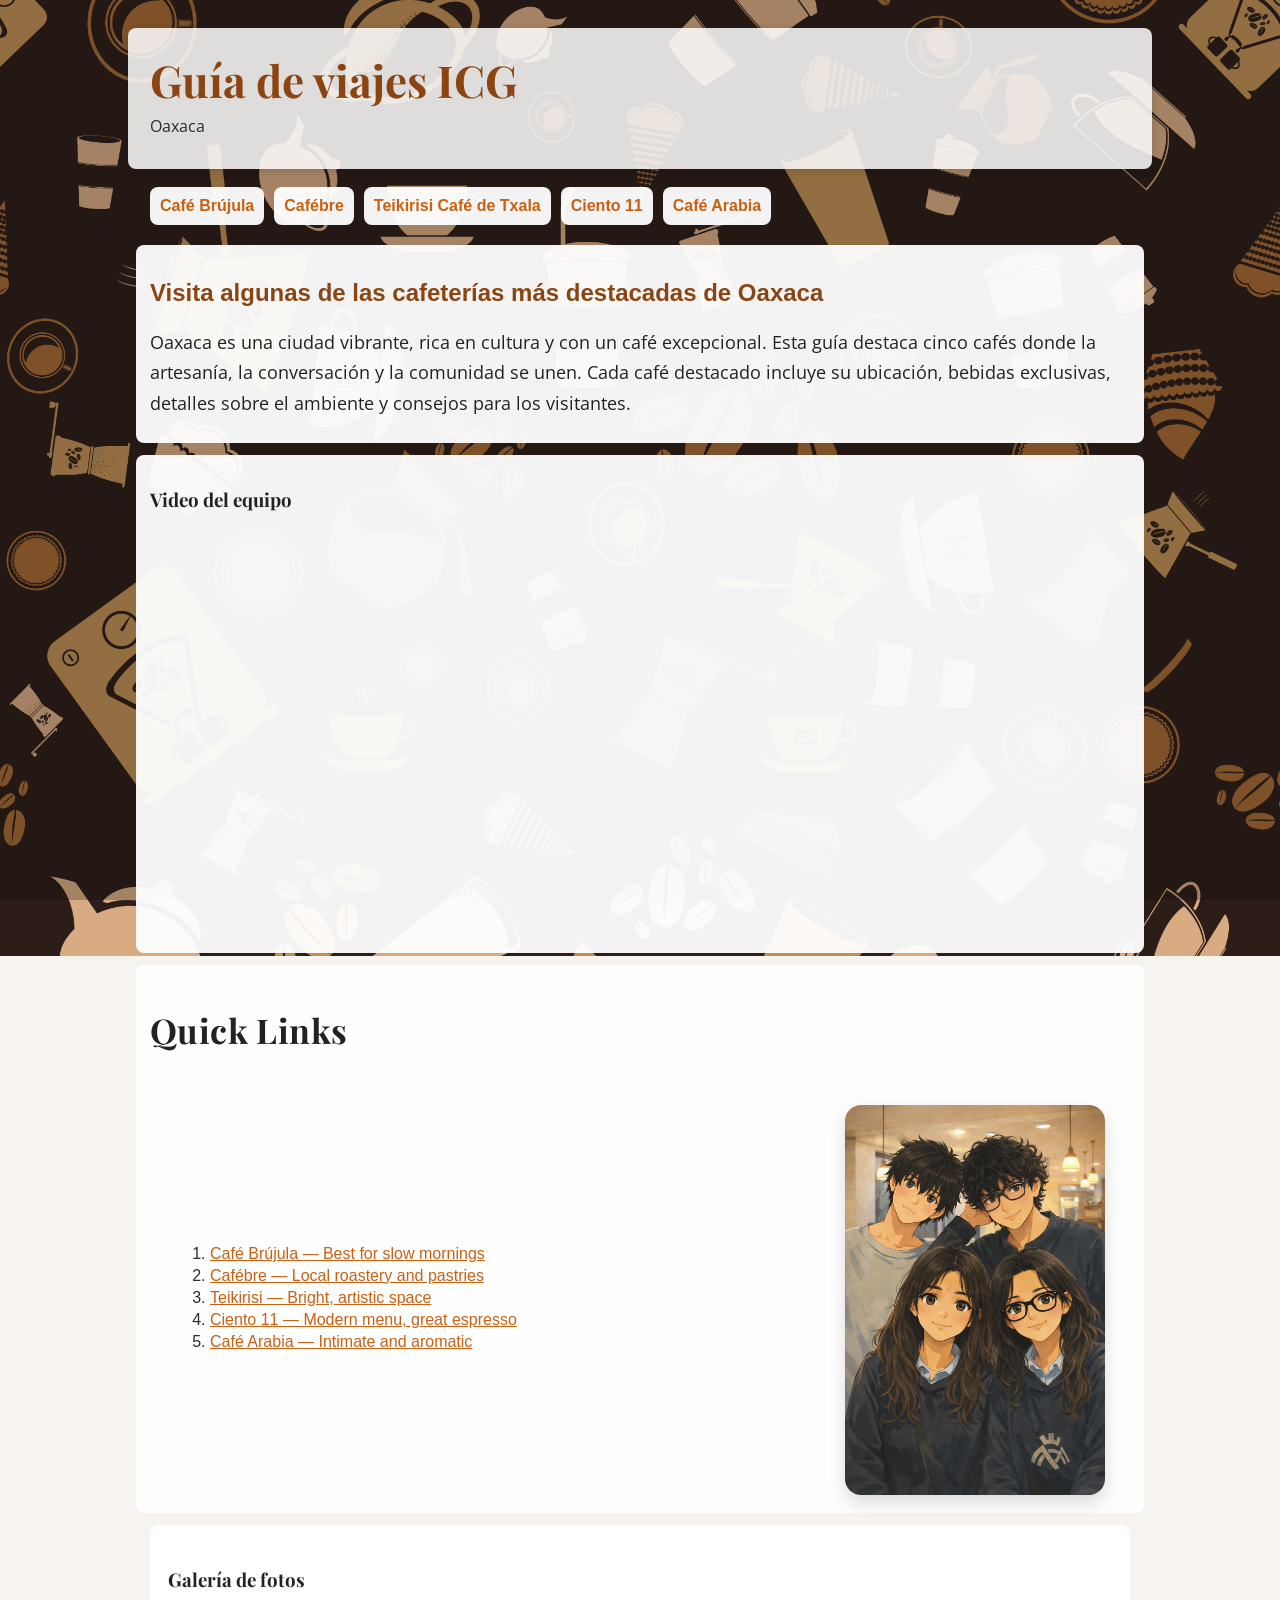
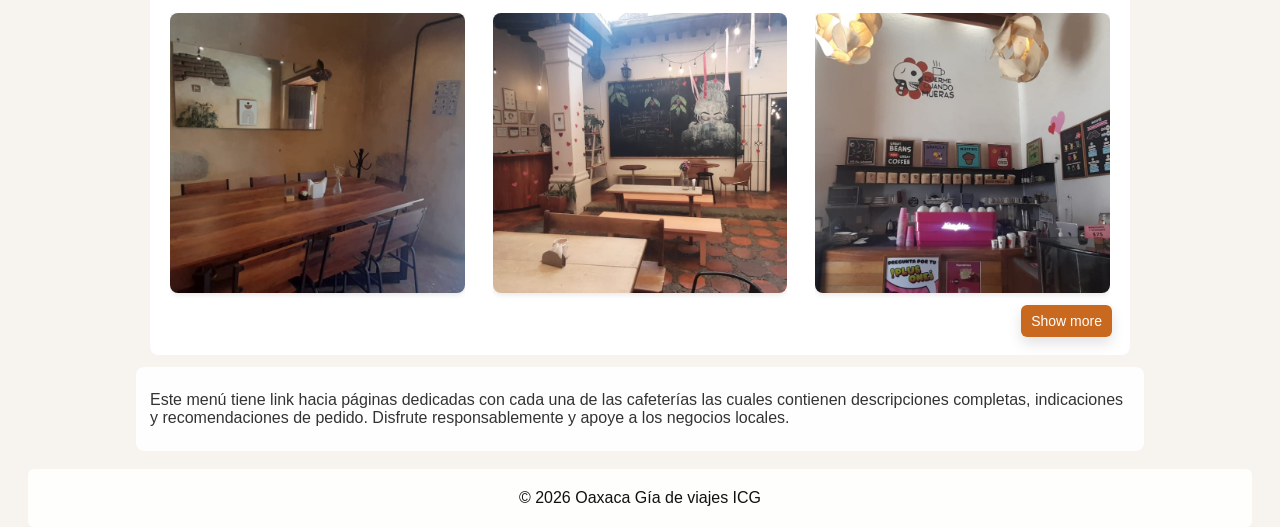
<file: index.html>
<!DOCTYPE html>
<html lang="en">
<head>
  <meta charset="utf-8">
  <meta name="viewport" content="width=device-width, initial-scale=1">
  <title>ICG — Menu</title>
  <link href="https://fonts.googleapis.com/css2?family=Playfair+Display:wght@600;700&family=Open+Sans:wght@300;400;600&display=swap" rel="stylesheet">
  <link rel="stylesheet" href="styles.css">
</head>
<body class="menu-page">
  <header class="site-header">
    <h1 class="site-title animate-title" data-animate-title>Guía de viajes ICG</h1>
    <p class="site-sub">Oaxaca</p>
  </header>

  <nav class="main-nav">
    <ul class="nav-list">
      <li class="nav-item"><a class="nav-link" href="cafe-brujula.html">Café Brújula</a></li>
      <li class="nav-item"><a class="nav-link" href="cafebre.html">Cafébre</a></li>
      <li class="nav-item"><a class="nav-link" href="teikirisi.html">Teikirisi Café de Txala</a></li>
      <li class="nav-item"><a class="nav-link" href="ciento11.html">Ciento 11</a></li>
      <li class="nav-item"><a class="nav-link" href="cafe-arabia.html">Café Arabia</a></li>
    </ul>
  </nav>

  <main class="menu-main">
    <section class="intro card">
      <h2 class="section-title">Visita algunas de las cafeterías más destacadas de Oaxaca</h2>
      <p class="lead-paragraph">
Oaxaca es una ciudad vibrante, rica en cultura y con un café excepcional. Esta guía destaca cinco cafés donde la artesanía, la conversación y la comunidad se unen. Cada café destacado incluye su ubicación, bebidas exclusivas, detalles sobre el ambiente y consejos para los visitantes.</p>
    </section>

    <section class="video-card card">
      <h3 class="small-title">Video del equipo</h3>
      <p></p>
      <div class="youtube-container">
        <iframe class="youtube-video" width="100%" height="400" src="https://www.youtube.com/embed/XJzNXD0JEe0" frameborder="0" allow="accelerometer; autoplay; clipboard-write; encrypted-media; gyroscope; picture-in-picture; web-share" allowfullscreen></iframe>
      </div>
    </section>

    <section class="highlights card">
      <h3 class="small-title">Quick Links</h3>
      <div class="quick-grid">
        <ol class="quick-list">
          <li class="quick-item"><a class="quick-link" href="cafe-brujula.html">Café Brújula — Best for slow mornings</a></li>
          <li class="quick-item"><a class="quick-link" href="cafebre.html">Cafébre — Local roastery and pastries</a></li>
          <li class="quick-item"><a class="quick-link" href="teikirisi.html">Teikirisi — Bright, artistic space</a></li>
          <li class="quick-item"><a class="quick-link" href="ciento11.html">Ciento 11 — Modern menu, great espresso</a></li>
          <li class="quick-item"><a class="quick-link" href="cafe-arabia.html">Café Arabia — Intimate and aromatic</a></li>
        </ol>
        <div class="quick-media">
          <img src="Equipo.png" alt="Imagen de café" />
        </div>
      </div>
    </section>

      <section class="gallery card">
      <h3 class="small-title">Galería de fotos</h3>
      <div class="thumbs">
        <figure class="thumb"><img class="thumb-img" src="Ciento 3.jpeg" alt="Coffee cup"><figcaption class="figcap"></figcaption></figure>
        <figure class="thumb"><img class="thumb-img" src="Cafebre 7.jpeg" alt="Pastries"><figcaption class="figcap"></figcaption></figure>
        <figure class="thumb"><img class="thumb-img" src="Brujula 4.jpeg" alt="Interior"><figcaption class="figcap"></figcaption></figure>

        
        <figure class="thumb hidden"><img class="thumb-img" src="Arabia 3.jpeg" alt="Cozy corner"><figcaption class="figcap"></figcaption></figure>
        <figure class="thumb hidden"><img class="thumb-img" src="Brujula 5.jpeg" alt="Street cafe"><figcaption class="figcap"></figcaption></figure>
        <figure class="thumb hidden"><img class="thumb-img" src="Cafebre 9.jpeg" alt="Beans close-up"><figcaption class="figcap"></figcaption></figure>
          <figure class="thumb hidden"><img class="thumb-img" src="Caf 1.jpeg" alt="Table setting"><figcaption class="figcap"></figcaption></figure>
          <figure class="thumb hidden"><img class="thumb-img" src="Caf 2.jpeg" alt="Exterior"><figcaption class="figcap"></figcaption></figure>
          <figure class="thumb hidden"><img class="thumb-img" src="Antojo 1.jpeg" alt="Barista at work"><figcaption class="figcap"></figcaption></figure>
          <figure class="thumb hidden"><img class="thumb-img" src="Antojo 2.jpeg" alt="Latte art close-up"><figcaption class="figcap"></figcaption></figure>
          <figure class="thumb hidden"><img class="thumb-img" src="Antojo 3.jpeg" alt="Window seat"><figcaption class="figcap"></figcaption></figure>
          <figure class="thumb hidden"><img class="thumb-img" src="Cafebre 4.jpeg" alt="Coffee beans"><figcaption class="figcap"></figcaption></figure>
          <figure class="thumb hidden"><img class="thumb-img" src="Cafebre 5.jpeg" alt="Coffee beans"><figcaption class="figcap"></figcaption></figure>
          <figure class="thumb hidden"><img class="thumb-img" src="Cafebre 6.jpeg" alt="Coffee beans"><figcaption class="figcap"></figcaption></figure>
          <figure class="thumb hidden"><img class="thumb-img" src="Cafebre 8.jpeg" alt="Coffee beans"><figcaption class="figcap"></figcaption></figure>
          <figure class="thumb hidden"><img class="thumb-img" src="Brujula 8.jpeg" alt="Coffee beans"><figcaption class="figcap"></figcaption></figure>
          <figure class="thumb hidden"><img class="thumb-img" src="1.jpeg" alt="Coffee beans"><figcaption class="figcap"></figcaption></figure>
          <figure class="thumb hidden"><img class="thumb-img" src="2.jpeg" alt="Coffee beans"><figcaption class="figcap"></figcaption></figure>
          <figure class="thumb hidden"><img class="thumb-img" src="3.jpeg" alt="Coffee beans"><figcaption class="figcap"></figcaption></figure>
          <figure class="thumb hidden"><img class="thumb-img" src="4.jpeg" alt="Coffee beans"><figcaption class="figcap"></figcaption></figure>
          <figure class="thumb hidden"><img class="thumb-img" src="5.jpeg" alt="Coffee beans"><figcaption class="figcap"></figcaption></figure> 
          <figure class="thumb hidden"><img class="thumb-img" src="6.jpeg" alt="Coffee beans"><figcaption class="figcap"></figcaption></figure>
          <figure class="thumb hidden"><img class="thumb-img" src="7.jpeg" alt="Coffee beans"><figcaption class="figcap"></figcaption></figure>
          <figure class="thumb hidden"><img class="thumb-img" src="8.jpeg" alt="Coffee beans"><figcaption class="figcap"></figcaption></figure>
          <figure class="thumb hidden"><img class="thumb-img" src="9.jpeg" alt="Coffee beans"><figcaption class="figcap"></figcaption></figure>
          <figure class="thumb hidden"><img class="thumb-img" src="10.jpeg" alt="Coffee beans"><figcaption class="figcap"></figcaption></figure>  
          <figure class="thumb hidden"><img class="thumb-img" src="11.jpeg" alt="Coffee beans"><figcaption class="figcap"></figcaption></figure>
          <figure class="thumb hidden"><img class="thumb-img" src="12.jpeg" alt="Coffee beans"><figcaption class="figcap"></figcaption></figure> 
          <figure class="thumb hidden"><img class="thumb-img" src="13.jpeg" alt="Coffee beans"><figcaption class="figcap"></figcaption></figure>  
          <figure class="thumb hidden"><img class="thumb-img" src="14.jpeg" alt="Coffee beans"><figcaption class="figcap"></figcaption></figure>
          <figure class="thumb hidden"><img class="thumb-img" src="15.jpeg" alt="Coffee beans"><figcaption class="figcap"></figcaption></figure>
          <figure class="thumb hidden"><img class="thumb-img" src="16.jpeg" alt="Coffee beans"><figcaption class="figcap"></figcaption></figure>
          <figure class="thumb hidden"><img class="thumb-img" src="17.jpeg" alt="Coffee beans"><figcaption class="figcap"></figcaption></figure>
          <figure class="thumb hidden"><img class="thumb-img" src="18.jpeg" alt="Coffee beans"><figcaption class="figcap"></figcaption></figure>
          <figure class="thumb hidden"><img class="thumb-img" src="19.jpeg" alt="Coffee beans"><figcaption class="figcap"></figcaption></figure>
          <figure class="thumb hidden"><img class="thumb-img" src="20.jpeg" alt="Coffee beans"><figcaption class="figcap"></figcaption></figure>
          <figure class="thumb hidden"><img class="thumb-img" src="21.jpeg" alt="Coffee beans"><figcaption class="figcap"></figcaption></figure>
          <figure class="thumb hidden"><img class="thumb-img" src="22.jpeg" alt="Coffee beans"><figcaption class="figcap"></figcaption></figure>
          <figure class="thumb hidden"><img class="thumb-img" src="23.jpeg" alt="Coffee beans"><figcaption class="figcap"></figcaption></figure>
          <figure class="thumb hidden"><img class="thumb-img" src="24.jpeg" alt="Coffee beans"><figcaption class="figcap"></figcaption></figure>
          <figure class="thumb hidden"><img class="thumb-img" src="25.jpeg" alt="Coffee beans"><figcaption class="figcap"></figcaption></figure>
          <figure class="thumb hidden"><img class="thumb-img" src="26.jpeg" alt="Coffee beans"><figcaption class="figcap"></figcaption></figure>
          <figure class="thumb hidden"><img class="thumb-img" src="27.jpeg" alt="Coffee beans"><figcaption class="figcap"></figcaption></figure>
          <figure class="thumb hidden"><img class="thumb-img" src="28.jpeg" alt="Coffee beans"><figcaption class="figcap"></figcaption></figure>
          <figure class="thumb hidden"><img class="thumb-img" src="29.jpeg" alt="Coffee beans"><figcaption class="figcap"></figcaption></figure>
          <figure class="thumb hidden"><img class="thumb-img" src="30.jpeg" alt="Coffee beans"><figcaption class="figcap"></figcaption></figure>
          <figure class="thumb hidden"><img class="thumb-img" src="31.jpeg" alt="Coffee beans"><figcaption class="figcap"></figcaption></figure>
          <figure class="thumb hidden"><img class="thumb-img" src="32.jpeg" alt="Coffee beans"><figcaption class="figcap"></figcaption></figure>
          <figure class="thumb hidden"><img class="thumb-img" src="33.jpeg" alt="Coffee beans"><figcaption class="figcap"></figcaption></figure>
          <figure class="thumb hidden"><img class="thumb-img" src="34.jpeg" alt="Coffee beans"><figcaption class="figcap"></figcaption></figure>
          <figure class="thumb hidden"><img class="thumb-img" src="35.jpeg" alt="Coffee beans"><figcaption class="figcap"></figcaption></figure>
          <figure class="thumb hidden"><img class="thumb-img" src="36.jpeg" alt="Coffee beans"><figcaption class="figcap"></figcaption></figure>
          <figure class="thumb hidden"><img class="thumb-img" src="37.jpeg" alt="Coffee beans"><figcaption class="figcap"></figcaption></figure>
          <figure class="thumb hidden"><img class="thumb-img" src="38.jpeg" alt="Coffee beans"><figcaption class="figcap"></figcaption></figure>
          <figure class="thumb hidden"><img class="thumb-img" src="39.jpeg" alt="Coffee beans"><figcaption class="figcap"></figcaption></figure>
          <figure class="thumb hidden"><img class="thumb-img" src="40.jpeg" alt="Coffee beans"><figcaption class="figcap"></figcaption></figure>
          <figure class="thumb hidden"><img class="thumb-img" src="41.jpeg" alt="Coffee beans"><figcaption class="figcap"></figcaption></figure>
          <figure class="thumb hidden"><img class="thumb-img" src="42.jpeg" alt="Coffee beans"><figcaption class="figcap"></figcaption></figure>
          <figure class="thumb hidden"><img class="thumb-img" src="43.jpeg" alt="Coffee beans"><figcaption class="figcap"></figcaption></figure>
          <figure class="thumb hidden"><img class="thumb-img" src="44.jpeg" alt="Coffee beans"><figcaption class="figcap"></figcaption></figure>
          <figure class="thumb hidden"><img class="thumb-img" src="45.jpeg" alt="Coffee beans"><figcaption class="figcap"></figcaption></figure>
          <figure class="thumb hidden"><img class="thumb-img" src="46.jpeg" alt="Coffee beans"><figcaption class="figcap"></figcaption></figure>
          <figure class="thumb hidden"><img class="thumb-img" src="47.jpeg" alt="Coffee beans"><figcaption class="figcap"></figcaption></figure>
          <figure class="thumb hidden"><img class="thumb-img" src="48.jpeg" alt="Coffee beans"><figcaption class="figcap"></figcaption></figure>
          <figure class="thumb hidden"><img class="thumb-img" src="49.jpeg" alt="Coffee beans"><figcaption class="figcap"></figcaption></figure>
          <figure class="thumb hidden"><img class="thumb-img" src="50.jpeg" alt="Coffee beans"><figcaption class="figcap"></figcaption></figure>
          <figure class="thumb hidden"><img class="thumb-img" src="51.jpeg" alt="Coffee beans"><figcaption class="figcap"></figcaption></figure>
          <figure class="thumb hidden"><img class="thumb-img" src="52.jpeg" alt="Coffee beans"><figcaption class="figcap"></figcaption></figure>
          <figure class="thumb hidden"><img class="thumb-img" src="53.jpeg" alt="Coffee beans"><figcaption class="figcap"></figcaption></figure>
          <figure class="thumb hidden"><img class="thumb-img" src="i1.jpg" alt="Coffee beans"><figcaption class="figcap"></figcaption></figure>
          <figure class="thumb hidden"><img class="thumb-img" src="i2.jpg" alt="Coffee beans"><figcaption class="figcap"></figcaption></figure>
          <figure class="thumb hidden"><img class="thumb-img" src="i3.jpg" alt="Coffee beans"><figcaption class="figcap"></figcaption></figure>
          <figure class="thumb hidden"><img class="thumb-img" src="i4.jpg" alt="Coffee beans"><figcaption class="figcap"></figcaption></figure>
          <figure class="thumb hidden"><img class="thumb-img" src="i5.jpg" alt="Coffee beans"><figcaption class="figcap"></figcaption></figure>
          <figure class="thumb hidden"><img class="thumb-img" src="i6.jpg" alt="Coffee beans"><figcaption class="figcap"></figcaption></figure>
          <figure class="thumb hidden"><img class="thumb-img" src="i7.jpg" alt="Coffee beans"><figcaption class="figcap"></figcaption></figure>
          <figure class="thumb hidden"><img class="thumb-img" src="i8.jpg" alt="Coffee beans"><figcaption class="figcap"></figcaption></figure>
          <figure class="thumb hidden"><img class="thumb-img" src="i9.jpeg" alt="Coffee beans"><figcaption class="figcap"></figcaption></figure>
          <figure class="thumb hidden"><img class="thumb-img" src="i10.jpg" alt="Coffee beans"><figcaption class="figcap"></figcaption></figure>
          <figure class="thumb hidden"><img class="thumb-img" src="i11.jpg" alt="Coffee beans"><figcaption class="figcap"></figcaption></figure>
          <figure class="thumb hidden"><img class="thumb-img" src="i12.jpg" alt="Coffee beans"><figcaption class="figcap"></figcaption></figure>
          <figure class="thumb hidden"><img class="thumb-img" src="i13.jpg" alt="Coffee beans"><figcaption class="figcap"></figcaption></figure>
          <figure class="thumb hidden"><img class="thumb-img" src="i14.jpg" alt="Coffee beans"><figcaption class="figcap"></figcaption></figure>
          <figure class="thumb hidden"><img class="thumb-img" src="i15.jpg" alt="Coffee beans"><figcaption class="figcap"></figcaption></figure>
          <figure class="thumb hidden"><img class="thumb-img" src="i16.png" alt="Coffee beans"><figcaption class="figcap"></figcaption></figure>
          <figure class="thumb hidden"><img class="thumb-img" src="i17.jpg" alt="Coffee beans"><figcaption class="figcap"></figcaption></figure>
          <figure class="thumb hidden"><img class="thumb-img" src="i18.jpg" alt="Coffee beans"><figcaption class="figcap"></figcaption></figure>
          <figure class="thumb hidden"><img class="thumb-img" src="i19.jpg" alt="Coffee beans"><figcaption class="figcap"></figcaption></figure>
          <figure class="thumb hidden"><img class="thumb-img" src="i20.jpg" alt="Coffee beans"><figcaption class="figcap"></figcaption></figure>
      </div>

      <button id="showMoreBtn" class="show-more-btn" type="button" aria-expanded="false">Show more</button>
    </section>

    <section class="footer-card card">
      <p class="footer-note">Este menú tiene link hacia páginas dedicadas con cada una de las cafeterías las cuales contienen descripciones completas, indicaciones y recomendaciones de pedido. Disfrute responsablemente y apoye a los negocios locales.</p>
      
    </section>
  </main>

  <footer class="site-footer">
    <p class="copyright">© 2026 Oaxaca Gía de viajes ICG</p>
  </footer>

  
  <script>
    (function(){
      const btn = document.getElementById('showMoreBtn');
      if(!btn) return;
      const thumbs = () => Array.from(document.querySelectorAll('.gallery .thumb'));
      const perClick = 3;
      function revealNext(){
        const hidden = thumbs().filter(t => t.classList.contains('hidden'));
        hidden.slice(0, perClick).forEach(el => el.classList.remove('hidden'));
        if(thumbs().filter(t=>t.classList.contains('hidden')).length === 0){
          btn.textContent = 'Show less';
          btn.setAttribute('aria-expanded','true');
        }
      }
      function collapse(){
        thumbs().forEach((el,i)=>{ if(i>=3) el.classList.add('hidden'); });
        btn.textContent = 'Show more';
        btn.setAttribute('aria-expanded','false');
        window.scrollTo({top: document.querySelector('.gallery').offsetTop - 20, behavior: 'smooth'});
      }
      btn.addEventListener('click', () => {
        if(btn.textContent === 'Show less'){
          collapse();
        } else {
          revealNext();
        }
      });
    })();
  </script>
  <script src="title-anim.js"></script>
</body>
</html>
</file>
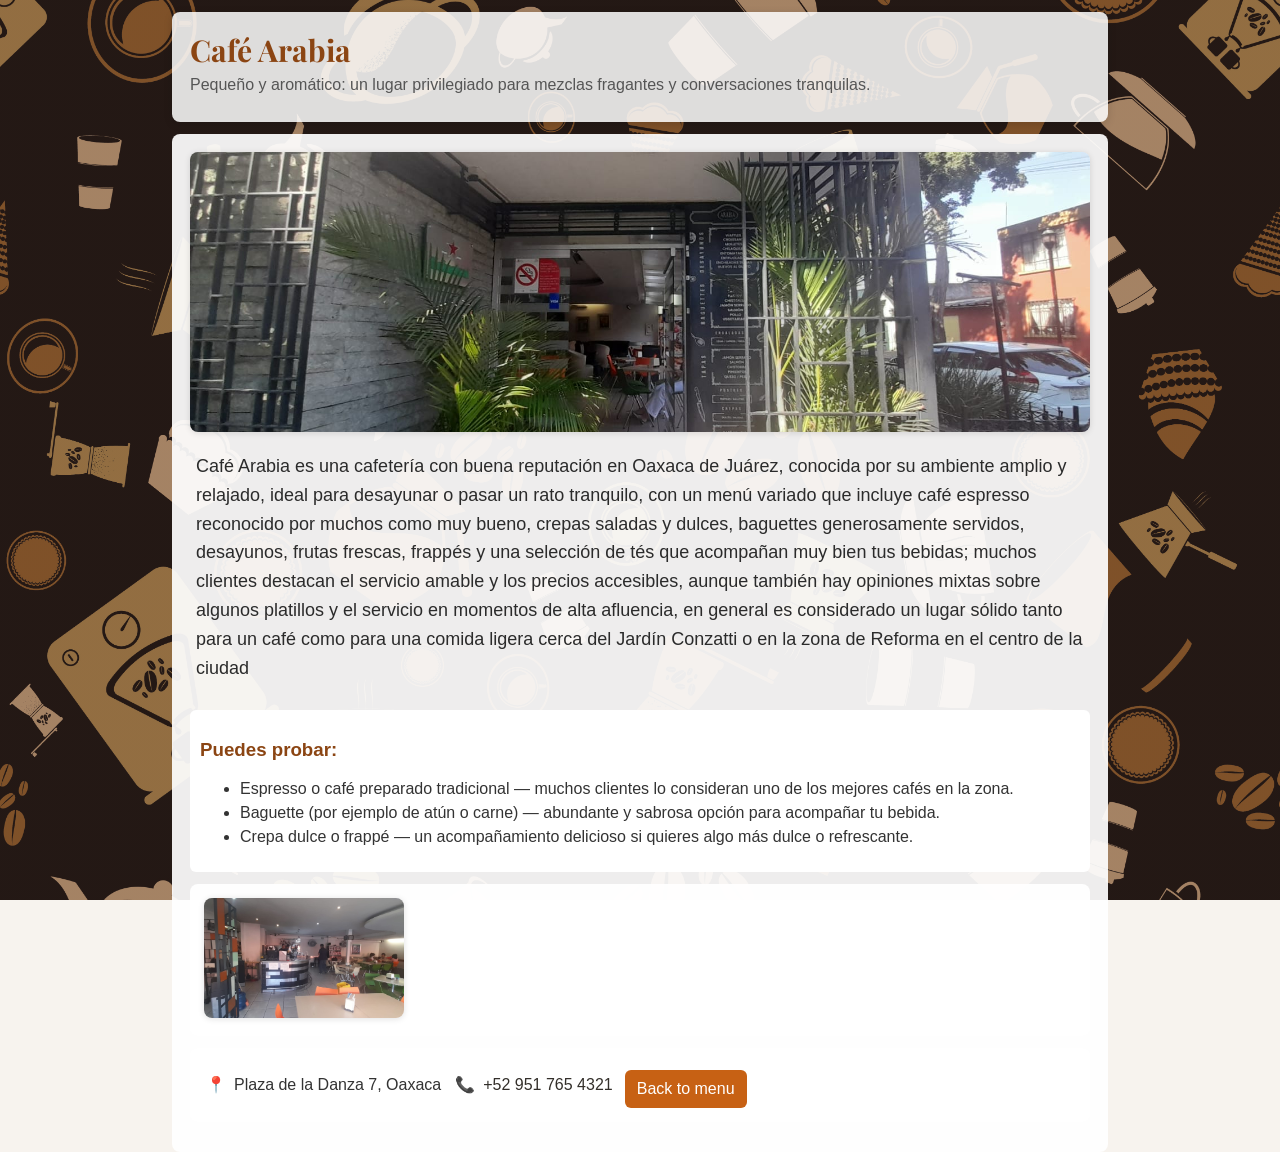
<file: cafe-arabia.html>
<!DOCTYPE html>
<html lang="en">
<head>
  <meta charset="utf-8">
  <meta name="viewport" content="width=device-width, initial-scale=1">
  <title>Café Arabia — 'Íntimo  aromático'</title>
  <link href="https://fonts.googleapis.com/css2?family=Playfair+Display:wght@600;700&family=Open+Sans:wght@300;400;600&display=swap" rel="stylesheet">
  <link rel="stylesheet" href="styles.css">
</head>
<body class="shop-page">
  <header class="shop-header">
    <h1 class="shop-title animate-title" data-animate-title>Café Arabia</h1>
    <p class="shop-sub">Pequeño y aromático: un lugar privilegiado para mezclas fragantes y conversaciones tranquilas.</p>
  </header>

  <main class="shop-main">
    <img class="hero" src="Arabia 1.jpeg" alt="Café Arabia atmosphere">

    <section class="about long">
      <p>Café Arabia es una cafetería con buena reputación en Oaxaca de Juárez, conocida por su ambiente amplio y relajado, ideal para desayunar o pasar un rato tranquilo, con un menú variado que incluye café espresso reconocido por muchos como muy bueno, crepas saladas y dulces, baguettes generosamente servidos, desayunos, frutas frescas, frappés y una selección de tés que acompañan muy bien tus bebidas; muchos clientes destacan el servicio amable y los precios accesibles, aunque también hay opiniones mixtas sobre algunos platillos y el servicio en momentos de alta afluencia, en general es considerado un lugar sólido tanto para un café como para una comida ligera cerca del Jardín Conzatti o en la zona de Reforma en el centro de la ciudad</p>
    </section>

    <section class="menu-sample card">
      <h3>Puedes probar: </h3>
      <ul>
        <li class="menu-item">Espresso o café preparado tradicional — muchos clientes lo consideran uno de los mejores cafés en la zona.</li>
        <li class="menu-item">Baguette (por ejemplo de atún o carne) — abundante y sabrosa opción para acompañar tu bebida.</li>
        <li class="menu-item">Crepa dulce o frappé — un acompañamiento delicioso si quieres algo más dulce o refrescante.</li>
      </ul>
    </section>

    <section class="gallery card">
      <img src="Arabia 3.jpeg" alt="pouring coffee" class="promo-gif">
    </section>

    <section class="contacts card">
      <div class="contact-line">📍 <address>Plaza de la Danza 7, Oaxaca</address></div>
      <div class="contact-line">📞 <span>+52 951 765 4321</span></div>
      <a class="cta" href="index.html">Back to menu</a>
    </section>
  </main>
  <script src="title-anim.js"></script>
</body>
</html>
</file>
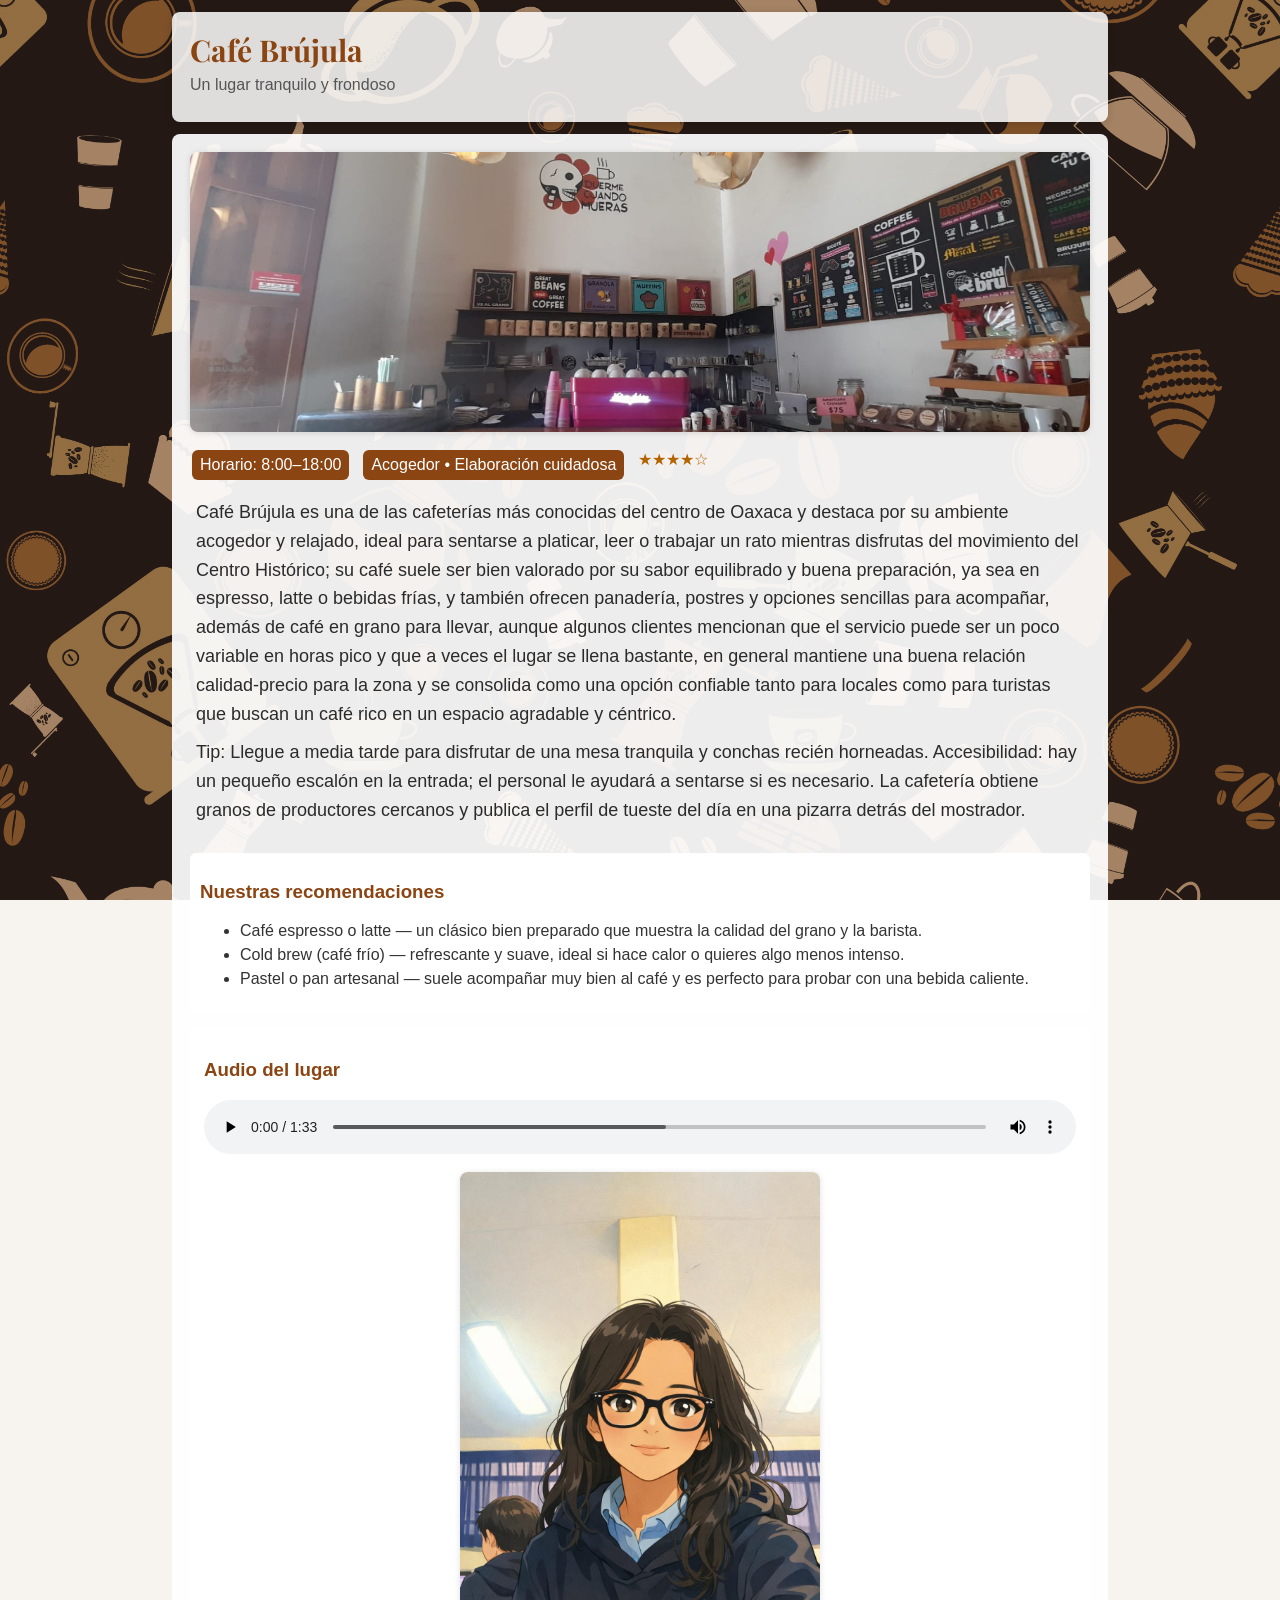
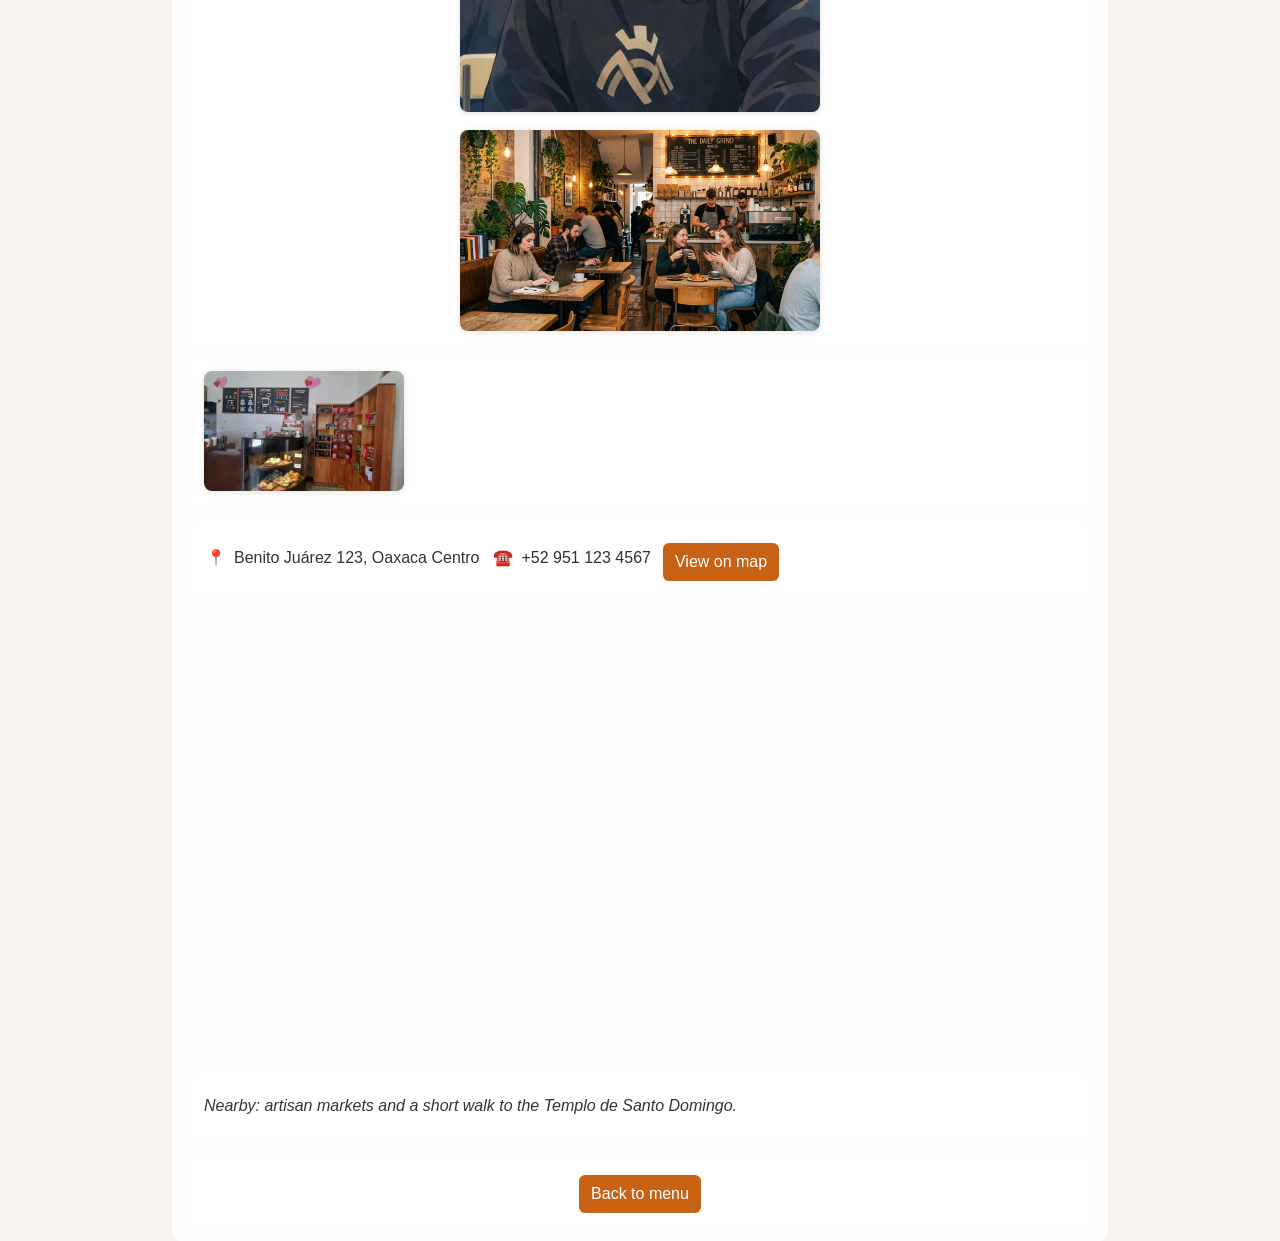
<file: cafe-brujula.html>
<!DOCTYPE html>
<html lang="en">
<head>
  <meta charset="utf-8">
  <meta name="viewport" content="width=device-width, initial-scale=1">
  <title>Café Brújula — Oaxaca</title>
  <link href="https://fonts.googleapis.com/css2?family=Playfair+Display:wght@600;700&family=Open+Sans:wght@300;400;600&display=swap" rel="stylesheet">
  <link rel="stylesheet" href="styles.css">
</head>
<body class="shop-page">
  <header class="shop-header">
    <h1 class="shop-title animate-title" data-animate-title>Café Brújula</h1>
    <p class="shop-sub">Un lugar tranquilo y frondoso</p>
  </header>

  <main class="shop-main">
    <img class="hero" src="Brujula 4.jpeg" alt="Café Brújula interior">

    <div class="meta">
      <span class="badge hours">Horario: 8:00–18:00</span>
      <span class="badge vibe">Acogedor • Elaboración cuidadosa</span>
      <span class="ratings">★★★★☆</span>
    </div>

    <section class="about long">
      <p class="para-1">Café Brújula es una de las cafeterías más conocidas del centro de Oaxaca y destaca por su ambiente acogedor y relajado, ideal para sentarse a platicar, leer o trabajar un rato mientras disfrutas del movimiento del Centro Histórico; su café suele ser bien valorado por su sabor equilibrado y buena preparación, ya sea en espresso, latte o bebidas frías, y también ofrecen panadería, postres y opciones sencillas para acompañar, además de café en grano para llevar, aunque algunos clientes mencionan que el servicio puede ser un poco variable en horas pico y que a veces el lugar se llena bastante, en general mantiene una buena relación calidad-precio para la zona y se consolida como una opción confiable tanto para locales como para turistas que buscan un café rico en un espacio agradable y céntrico.</p>

      <p class="para-2">Tip: Llegue a media tarde para disfrutar de una mesa tranquila y conchas recién horneadas. Accesibilidad: hay un pequeño escalón en la entrada; el personal le ayudará a sentarse si es necesario. La cafetería obtiene granos de productores cercanos y publica el perfil de tueste del día en una pizarra detrás del mostrador.
</p>
    </section>

    <section class="menu-sample card">
      <h3>Nuestras recomendaciones</h3>
      <ul>
        <li class="menu-item">Café espresso o latte — un clásico bien preparado que muestra la calidad del grano y la barista.</li>
        <li class="menu-item">Cold brew (café frío) — refrescante y suave, ideal si hace calor o quieres algo menos intenso.</li>
        <li class="menu-item">Pastel o pan artesanal — suele acompañar muy bien al café y es perfecto para probar con una bebida caliente.</li>
      </ul>
    </section>

    <section class="audio-section card">
      <h3>Audio del lugar</h3>
      <audio controls>
        <source src="AudioMede.mp3" type="audio/mpeg">
        Tu navegador no soporta audio HTML5.
      </audio>
      <img class="audio-image" src="Mede.jpg" alt="Barista preparando café">
      <img class="audio-image" src="CafeIA1.png" alt="Barista preparando café">
    </section>

      <section class="gallery card">
      <img src="Brujula 3.jpeg" alt="pouring coffee" class="promo-gif">
    </section>

    <section class="contacts card">
      <div class="contact-line">📍 <address>Benito Juárez 123, Oaxaca Centro</address></div>
      <div class="contact-line">☎️ <span>+52 951 123 4567</span></div>
      <a class="cta" href="#map">View on map</a>
    </section>

    <iframe src="https://www.google.com/maps/embed?pb=!1m14!1m8!1m3!1d3207.330751496495!2d-96.7250664311811!3d17.063818981714718!3m2!1i1024!2i768!4f13.1!3m3!1m2!1s0x85c7223e8c0efa2f%3A0xca949572281fc9b2!2zQ2Fmw6kgQnLDump1bGE!5e0!3m2!1ses-419!2smx!4v1772310076577!5m2!1ses-419!2smx" width="600" height="450" style="border:0;" allowfullscreen="" loading="lazy" referrerpolicy="no-referrer-when-downgrade"></iframe>

    <section class="footer-note note card">
      <p>Nearby: artisan markets and a short walk to the Templo de Santo Domingo.</p>
    </section>

    <footer class="shop-footer">
      <a class="cta" href="index.html">Back to menu</a>
    </footer>
  </main>
  <script src="title-anim.js"></script>
</body>
</html>
</file>
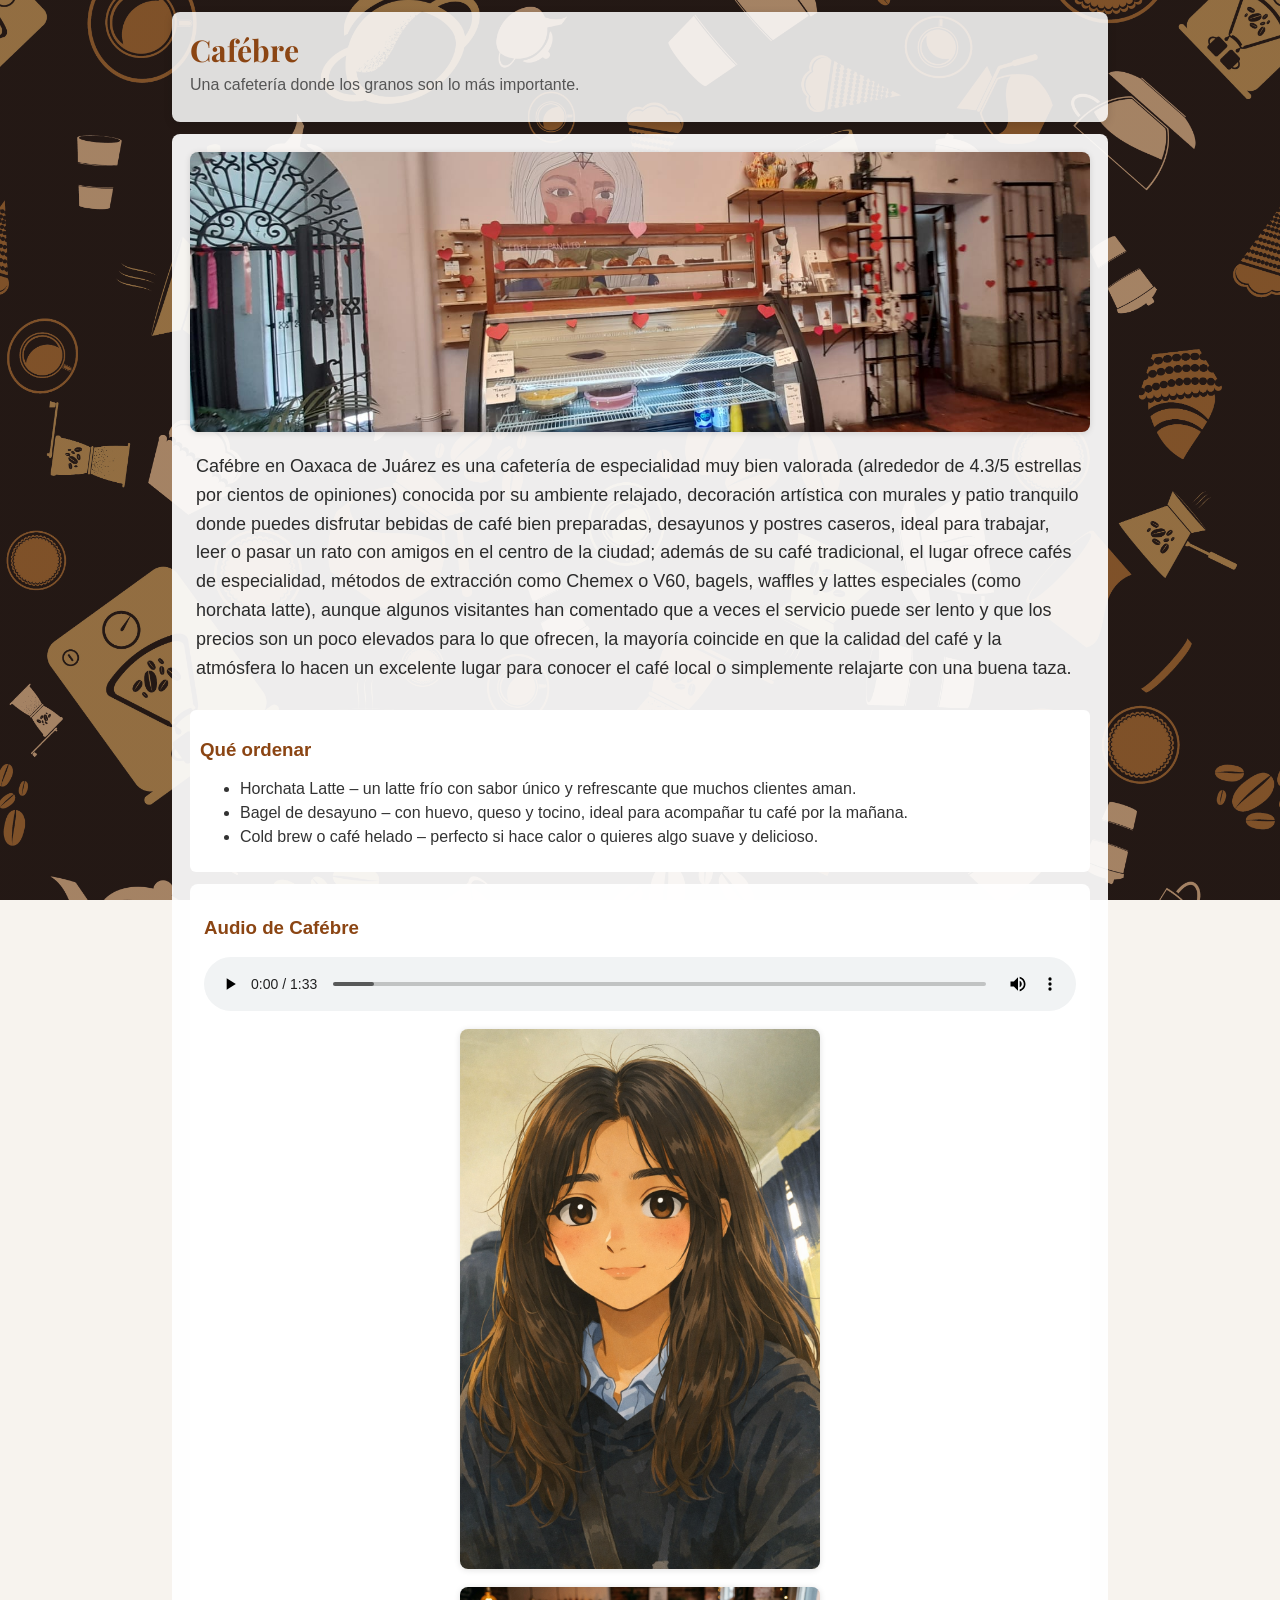
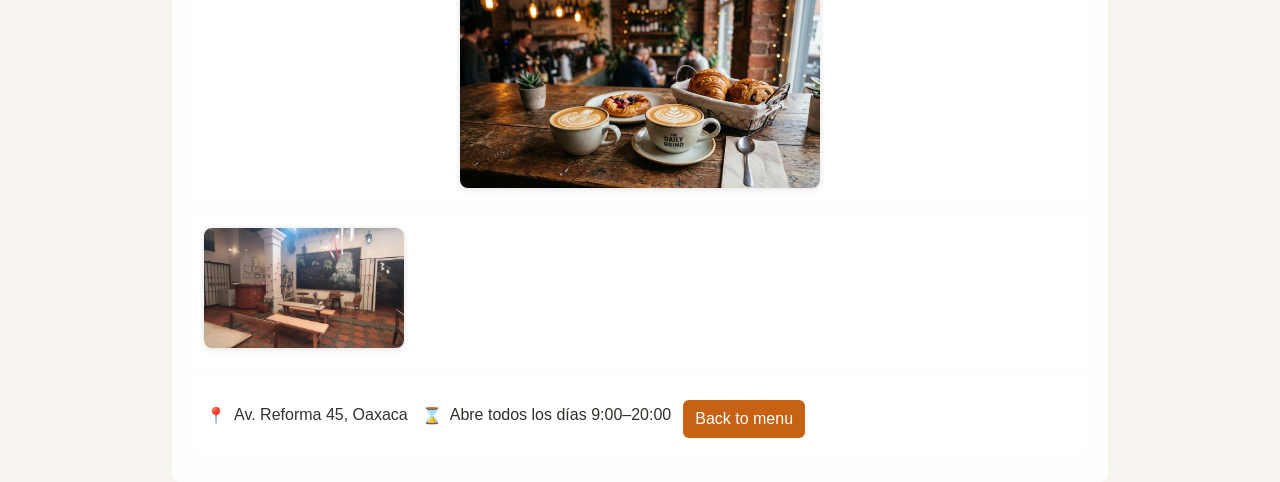
<file: cafebre.html>
<!DOCTYPE html>
<html lang="en">
<head>
  <meta charset="utf-8">
  <meta name="viewport" content="width=device-width, initial-scale=1">
  <title>Cafébre — Oaxaca Roastery</title>
  <link href="https://fonts.googleapis.com/css2?family=Playfair+Display:wght@600;700&family=Open+Sans:wght@300;400;600&display=swap" rel="stylesheet">
  <link rel="stylesheet" href="styles.css">
</head>
<body class="shop-page">
  <header class="shop-header">
    <h1 class="shop-title animate-title" data-animate-title>Cafébre</h1>
    <p class="shop-sub">Una cafetería donde los granos son lo más importante.</p>
  </header>

  <main class="shop-main">
    <img class="hero" src="Cafebre 2.jpeg" alt="Cafébre interior and roaster">

    <section class="about long">
      <p>Cafébre en Oaxaca de Juárez es una cafetería de especialidad muy bien valorada (alrededor de 4.3/5 estrellas por cientos de opiniones) conocida por su ambiente relajado, decoración artística con murales y patio tranquilo donde puedes disfrutar bebidas de café bien preparadas, desayunos y postres caseros, ideal para trabajar, leer o pasar un rato con amigos en el centro de la ciudad; además de su café tradicional, el lugar ofrece cafés de especialidad, métodos de extracción como Chemex o V60, bagels, waffles y lattes especiales (como horchata latte), aunque algunos visitantes han comentado que a veces el servicio puede ser lento y que los precios son un poco elevados para lo que ofrecen, la mayoría coincide en que la calidad del café y la atmósfera lo hacen un excelente lugar para conocer el café local o simplemente relajarte con una buena taza.</p>
    </section>

    <section class="menu-sample card">
      <h3>Qué ordenar</h3>
      <ul>
        <li class="menu-item">Horchata Latte – un latte frío con sabor único y refrescante que muchos clientes aman.</li>
        <li class="menu-item">Bagel de desayuno – con huevo, queso y tocino, ideal para acompañar tu café por la mañana.</li>
        <li class="menu-item">Cold brew o café helado – perfecto si hace calor o quieres algo suave y delicioso.</li>
      </ul>
    </section>

    <section class="audio-section card">
      <h3>Audio de Cafébre</h3>
      <audio controls>
        <source src="AudioDori.mp3" type="audio/mpeg">
        Tu navegador no soporta audio HTML5.
      </audio>
      <img class="audio-image" src="Dori.png" alt="Barista preparando café en Cafébre">
      <img class="audio-image" src="CafeIA2.png" alt="Barista preparando café">
    </section>

<section class="gallery card">
      <img src="Cafebre 5.jpeg" alt="pouring coffee" class="promo-gif">
    </section>

    <section class="contacts card">
      <div class="contact-line">📍 <address>Av. Reforma 45, Oaxaca</address></div>
      <div class="contact-line">⌛ <span>Abre todos los días 9:00–20:00</span></div>
      <a class="cta" href="index.html">Back to menu</a>
    </section>
  </main>
  <script src="title-anim.js"></script>
</body>
</html>
</file>
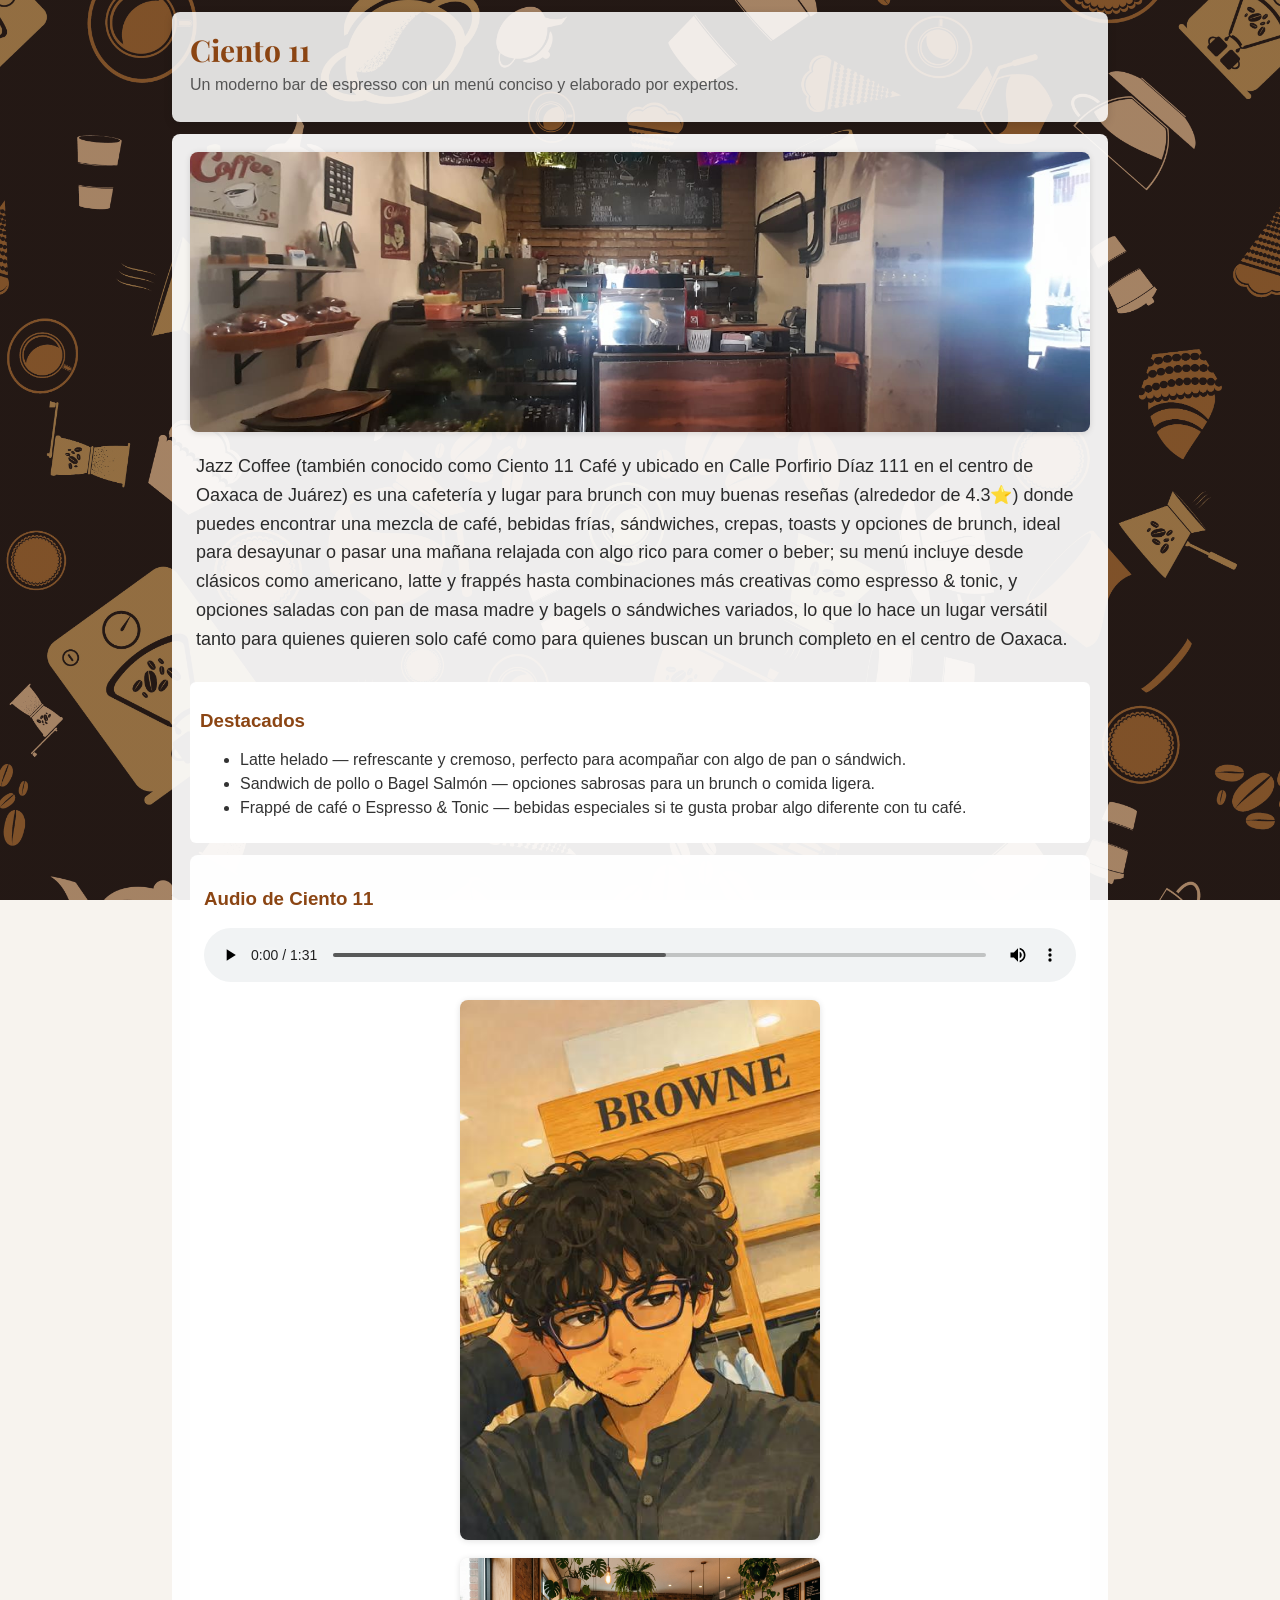
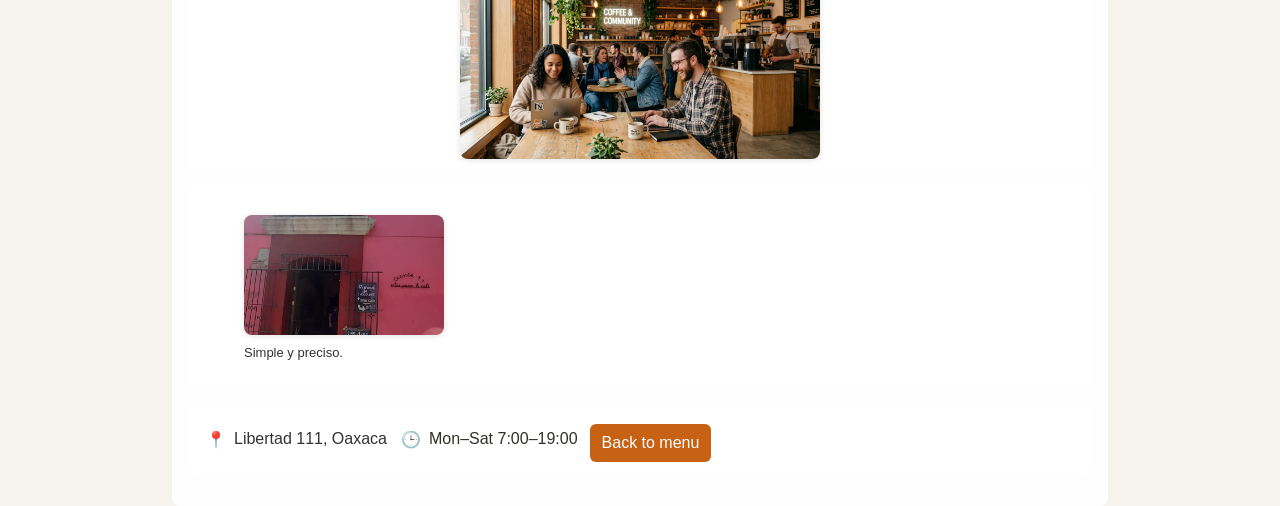
<file: ciento11.html>
<!DOCTYPE html>
<html lang="en">
<head>
  <meta charset="utf-8">
  <meta name="viewport" content="width=device-width, initial-scale=1">
  <title>Ciento 11 — Modern Espresso</title>
  <link href="https://fonts.googleapis.com/css2?family=Playfair+Display:wght@600;700&family=Open+Sans:wght@300;400;600&display=swap" rel="stylesheet">
  <link rel="stylesheet" href="styles.css">
</head>
<body class="shop-page">
  <header class="shop-header">
    <h1 class="shop-title animate-title" data-animate-title>Ciento 11</h1>
    <p class="shop-sub">Un moderno bar de espresso con un menú conciso y elaborado por expertos.</p>
  </header>

  <main class="shop-main">
    <img class="hero" src="Ciento 1.jpeg" alt="Ciento 11 sleek interior">

    <section class="about long">
      <p>Jazz Coffee (también conocido como Ciento 11 Café y ubicado en Calle Porfirio Díaz 111 en el centro de Oaxaca de Juárez) es una cafetería y lugar para brunch con muy buenas reseñas (alrededor de 4.3⭐) donde puedes encontrar una mezcla de café, bebidas frías, sándwiches, crepas, toasts y opciones de brunch, ideal para desayunar o pasar una mañana relajada con algo rico para comer o beber; su menú incluye desde clásicos como americano, latte y frappés hasta combinaciones más creativas como espresso & tonic, y opciones saladas con pan de masa madre y bagels o sándwiches variados, lo que lo hace un lugar versátil tanto para quienes quieren solo café como para quienes buscan un brunch completo en el centro de Oaxaca.</p>
    </section>

    <section class="menu-sample card">
      <h3>Destacados</h3>
      <ul>
        <li class="menu-item">Latte helado — refrescante y cremoso, perfecto para acompañar con algo de pan o sándwich.</li>
        <li class="menu-item">Sandwich de pollo o Bagel Salmón — opciones sabrosas para un brunch o comida ligera.</li>
        <li class="menu-item">Frappé de café o Espresso & Tonic — bebidas especiales si te gusta probar algo diferente con tu café.</li>
      </ul>
    </section>

    <section class="audio-section card">
      <h3>Audio de Ciento 11</h3>
      <audio controls>
        <source src="AudioGon.mpeg" type="audio/mpeg">
        Tu navegador no soporta audio HTML5.
      </audio>
      <img class="audio-image" src="Gonzalo.jpg" alt="Arte latte en Ciento 11">
      <img class="audio-image" src="CafeIA4.png" alt="Barista preparando café">
    </section>

    <section class="gallery card">
      <figure>
        <img src="Ciento 7.jpeg" alt="coffee art" class="promo-gif">
        <figcaption class="figcap">Simple y preciso.</figcaption>
      </figure>
    </section>

    <section class="contacts card">
      <div class="contact-line">📍 <address>Libertad 111, Oaxaca</address></div>
      <div class="contact-line">🕒 <span>Mon–Sat 7:00–19:00</span></div>
      <a class="cta" href="index.html">Back to menu</a>
    </section>
  </main>
  <script src="title-anim.js"></script>
</body>
</html>
</file>
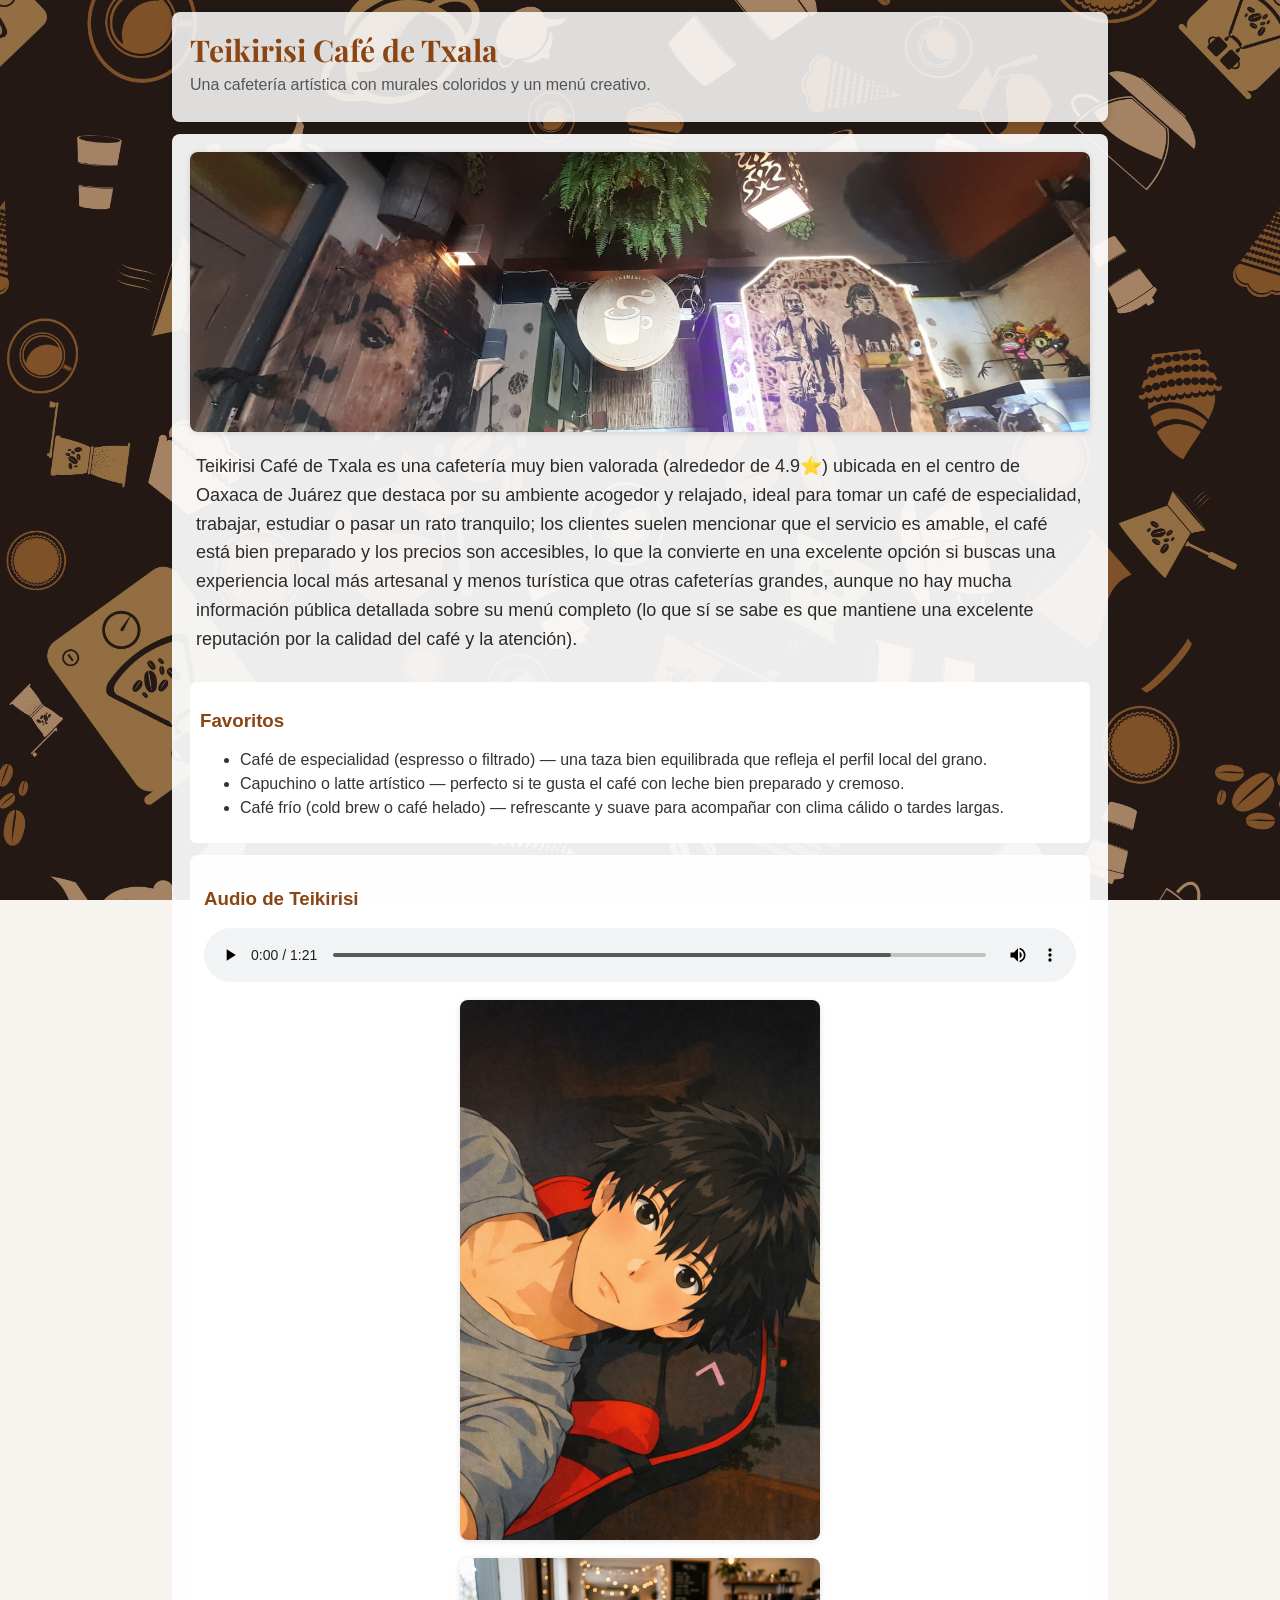
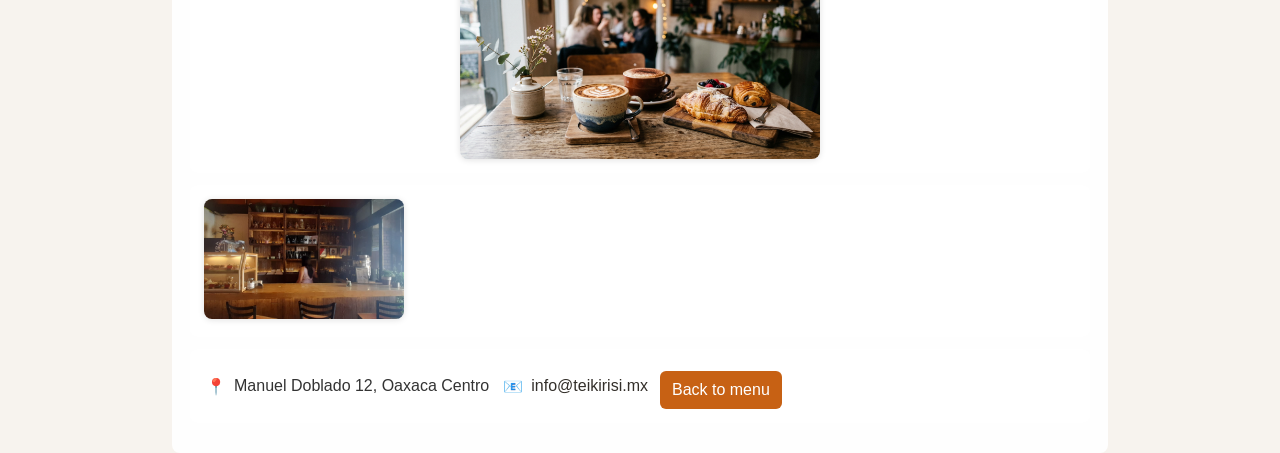
<file: teikirisi.html>
<!DOCTYPE html>
<html lang="en">
<head>
  <meta charset="utf-8">
  <meta name="viewport" content="width=device-width, initial-scale=1">
  <title>Teikirisi Café de Txala — Oaxaca</title>
  <link href="https://fonts.googleapis.com/css2?family=Playfair+Display:wght@600;700&family=Open+Sans:wght@300;400;600&display=swap" rel="stylesheet">
  <link rel="stylesheet" href="styles.css">
</head>
<body class="shop-page">
  <header class="shop-header">
    <h1 class="shop-title animate-title" data-animate-title>Teikirisi Café de Txala</h1>
    <p class="shop-sub">Una cafetería artística con murales coloridos y un menú creativo.</p>
  </header>

  <main class="shop-main">
    <img class="hero" src="Txcala 5.jpeg" alt="Teikirisi interior with art">

    <section class="about long">
      <p>Teikirisi Café de Txala es una cafetería muy bien valorada (alrededor de 4.9⭐) ubicada en el centro de Oaxaca de Juárez que destaca por su ambiente acogedor y relajado, ideal para tomar un café de especialidad, trabajar, estudiar o pasar un rato tranquilo; los clientes suelen mencionar que el servicio es amable, el café está bien preparado y los precios son accesibles, lo que la convierte en una excelente opción si buscas una experiencia local más artesanal y menos turística que otras cafeterías grandes, aunque no hay mucha información pública detallada sobre su menú completo (lo que sí se sabe es que mantiene una excelente reputación por la calidad del café y la atención).</p>
    </section>

    <section class="menu-sample card">
      <h3>Favoritos</h3>
      <ul>
        <li class="menu-item">Café de especialidad (espresso o filtrado) — una taza bien equilibrada que refleja el perfil local del grano.</li>
        <li class="menu-item">Capuchino o latte artístico — perfecto si te gusta el café con leche bien preparado y cremoso.</li>
        <li class="menu-item">Café frío (cold brew o café helado) — refrescante y suave para acompañar con clima cálido o tardes largas.</li>
      </ul>
    </section>

    <section class="audio-section card">
      <h3>Audio de Teikirisi</h3>
      <audio controls>
        <source src="AudioLeo.mp3" type="audio/mpeg">
        Tu navegador no soporta audio HTML5.
      </audio>
      <img class="audio-image" src="Leo.png" alt="Interior artístico de Teikirisi">
      <img class="audio-image" src="CafeIA3.png" alt="Barista preparando café">
    </section>

    <section class="gallery card">
      <img src="Txcala 6.jpeg" alt="artist painting" class="promo-gif">
    </section>

    <section class="contacts card">
      <div class="contact-line">📍 <address>Manuel Doblado 12, Oaxaca Centro</address></div>
      <div class="contact-line">📧 <span>info@teikirisi.mx</span></div>
      <a class="cta" href="index.html">Back to menu</a>
    </section>
  </main>
  <script src="title-anim.js"></script>
</body>
</html>
</file>
<file: styles.css>
:root{
  --title-font: 'Playfair Display', serif;
  --body-font: 'Montserrat', sans-serif;
  --accent:#8B4513; 
  --accent-2:#C76114; 
  --muted:#f7f3ee;
}

html,body{
  height:100%;
  margin:0;
  font-family:var(--body-font);
  background-color:var(--muted);
  color:#222;
  background-image: linear-gradient(
    rgba(10,10,10,0.25),
    rgba(10,10,10,0.25)
  ),
  url(728.jpg);
  background-size: cover;
  background-position: center;
  background-attachment: fixed;
}

.site-header, .shop-header{background:rgba(255,255,255,0.85);padding:18px;border-radius:8px;box-shadow:0 2px 8px rgba(0,0,0,0.15)}
.title{font-family:var(--title-font);color:var(--accent);margin:0;font-size:36px}
.tagline{color:#444;margin-top:8px;font-size:16px}

.main-nav{margin:18px 0}
.nav-link{color:var(--accent-2);text-decoration:none;font-weight:600}
.nav-link:hover{text-decoration:underline}

.promo-gif{width:200px;height:120px;object-fit:cover;border-radius:8px}

.long{line-height:1.6;color:#2b2b2b;font-size:18px}

.card{background:rgba(255,255,255,0.95);padding:10px;border-radius:8px;flex:1}

.site-footer, .shop-footer{margin-top:18px;background:rgba(255,255,255,0.9);padding:10px;border-radius:6px;text-align:center}

.shop-main{background:rgba(255,255,255,0.92);padding:18px;border-radius:8px;margin-top:12px}
.shop-title{font-family:var(--title-font);color:var(--accent);margin:0;font-size:30px}
.shop-sub{color:#555;margin-top:6px}
.menu-item{margin:6px 0;color:#333}
.note{font-style:italic;color:#666}
.contacts{display:flex;gap:10px;margin-top:12px}
.cta{display:inline-block;background:var(--accent-2);color:#fff;padding:10px 12px;border-radius:6px;text-decoration:none;margin-top:8px}

@media (max-width:1000px){
  .menu-page .gallery .thumb{flex:0 0 calc((100% - 28px)/2);max-width:calc((100% - 28px)/2)}
  .menu-page .thumb-img{height:240px}
}

@media (max-width:600px){
  .menu-page .gallery .thumb{flex:0 0 100%;max-width:100%}
  .menu-page .thumb-img{height:200px}
}

@keyframes floaty{0%{transform:translateY(0)}50%{transform:translateY(-6px)}100%{transform:translateY(0)}}
.promo-gif{animation:floaty 4s ease-in-out infinite}

h1,h2,h3{color:var(--accent)}
section{padding:6px}
div{padding:2px}
img{box-shadow:0 1px 6px rgba(0,0,0,0.12)}

a:focus{outline:3px dashed var(--accent-2)}

ul{color:#333}
li{margin-bottom:4px}
p{margin:10px 0}

.menu-page{min-height:100vh;background-image:linear-gradient(rgba(10,10,10,0.25),rgba(10,10,10,0.25)), url(728.jpg);background-size:cover;background-position:center;background-attachment:fixed;background-repeat:no-repeat;color:#111;padding:28px}
.site-header{max-width:980px;margin:0 auto 18px;padding:22px}
.site-title{font-family:'Playfair Display',serif;font-size:44px;color:var(--accent);margin:0}
.site-sub{font-family:'Open Sans',sans-serif;color:#222;opacity:0.95;margin-top:6px}
.main-nav{max-width:980px;margin:8px auto}
.nav-list{list-style:none;padding:0;display:flex;flex-wrap:wrap;gap:10px}
.nav-item{background:rgba(255,255,255,0.95);padding:10px;border-radius:8px}
.nav-link{color:var(--accent-2);font-weight:700;text-decoration:none}
.card{max-width:980px;margin:12px auto;padding:14px}

.menu-page .gallery{position:relative}
.menu-page .gallery.card{position:relative; max-width:980px;margin:12px auto;padding:24px 18px;box-sizing:border-box}
.menu-page .thumbs{display:flex;flex-wrap:wrap;justify-content:center;gap:28px;align-items:flex-start}
.menu-page .gallery .thumb{box-sizing:border-box;display:flex;flex-direction:column;align-items:stretch;flex:0 0 calc((100% - 56px)/3);max-width:calc((100% - 56px)/3);margin:0 0 28px;overflow:hidden}
.menu-page .gallery .thumb.hidden{display:none}
.menu-page .thumb-img{width:100%;height:280px;object-fit:cover;border-radius:8px;display:block;max-width:100%}
.menu-page .figcap{text-align:center;margin-top:8px}

.menu-page .show-more-btn{position:absolute;right:18px;bottom:18px;margin:0;padding:8px 10px;background:rgba(199,97,20,0.95);color:#fff;font-size:14px;border-radius:6px;border:0;cursor:pointer;box-shadow:0 6px 14px rgba(0,0,0,0.12);transition:opacity .18s ease,transform .12s ease}
.menu-page .show-more-btn:hover{opacity:0.95;transform:translateY(-1px)}
.figcap{font-size:13px;color:#333;margin-top:6px}
.lead-paragraph{font-family:'Open Sans',sans-serif;font-size:18px;line-height:1.7;color:#222}
.small-title{font-family:'Playfair Display',serif;color:#222}
.menu-page .highlights{display:flex;flex-direction:column;gap:18px}
.menu-page .highlights .small-title{font-size:34px;line-height:1.05;letter-spacing:0.4px}
.menu-page .quick-grid{display:flex;gap:10px;flex-wrap:wrap;align-items:center}
.menu-page .quick-list{flex:2 1 0;min-width:220px}
.menu-page .quick-media{flex:1 1 0;min-width:160px;display:flex;align-items:center;justify-content:center}
.menu-page .quick-media img{width:100%;max-width:260px;height:auto;border-radius:16px;box-shadow:0 8px 18px rgba(0,0,0,0.14);display:block}
.quick-link{color:var(--accent-2);text-decoration:underline}
.footer-note{color:#333}

@media (max-width:720px){
  .menu-page .quick-grid{flex-direction:column;align-items:stretch}
  .menu-page .quick-list{flex:1;min-width:100%}
  .menu-page .quick-media{flex:1;min-width:100%;justify-content:center;margin-top:14px}
  .menu-page .quick-media img{max-width:100%}
}

.shop-header{max-width:900px;margin:12px auto;padding:18px}
.shop-main{max-width:900px;margin:10px auto;overflow:visible}
.shop-main audio{width:100%;max-width:100%;margin-top:12px;outline:none}
.audio-section audio{display:block;width:100%;}
.audio-section .audio-image{display:block;margin:18px auto 0;max-width:360px;width:100%;border-radius:8px}
.animate-title{opacity:0;}
.title-animate-enter{animation:fadeSlideScaleTitle 0.75s ease forwards;}
.anim1{animation:fadeSlideScaleTitle 0.75s ease forwards;}
.anim2{animation:slideFromLeft 0.75s ease forwards;}
.anim3{animation:slideFromRight 0.75s ease forwards;}
.anim4{animation:scaleBounce 0.75s ease forwards;}
.anim5{animation:rotateIn 0.75s ease forwards;}
.anim6{animation:fadeUp 0.75s ease forwards;}
@keyframes fadeSlideScaleTitle{
  from{opacity:0;transform:translateY(20px) scale(0.96);}
  to{opacity:1;transform:translateY(0) scale(1);}
}
@keyframes slideFromLeft{
  from{opacity:0;transform:translateX(-50px);}
  to{opacity:1;transform:translateX(0);}
}
@keyframes slideFromRight{
  from{opacity:0;transform:translateX(50px);}
  to{opacity:1;transform:translateX(0);}
}
@keyframes scaleBounce{
  0%{opacity:0;transform:scale(0.3);}
  50%{opacity:1;transform:scale(1.05);}
  70%{transform:scale(0.9);}
  100%{opacity:1;transform:scale(1);}
}
@keyframes rotateIn{
  from{opacity:0;transform:rotate(-180deg) scale(0.8);}
  to{opacity:1;transform:rotate(0deg) scale(1);}
}
@keyframes fadeUp{
  from{opacity:0;transform:translateY(30px);}
  to{opacity:1;transform:translateY(0);}
}
.hero{width:100%;height:280px;object-fit:cover;border-radius:8px}
.meta{display:flex;gap:14px;margin-top:12px}
.meta .badge{background:var(--accent);color:#fff;padding:6px 8px;border-radius:6px}
.menu-sample{background:#fff;padding:10px;border-radius:6px}
.menu-sample li{color:#333}
.contact-line{display:flex;gap:8px;align-items:center}
.ratings{color:#b36300}

small{color:#666}
address{font-style:normal;color:#333}
span{color:#332f2a}
figcaption{font-size:13px;color:#4a3f36;margin-top:6px}
ol{margin-left:18px;color:#2b2b2b}
</file>
